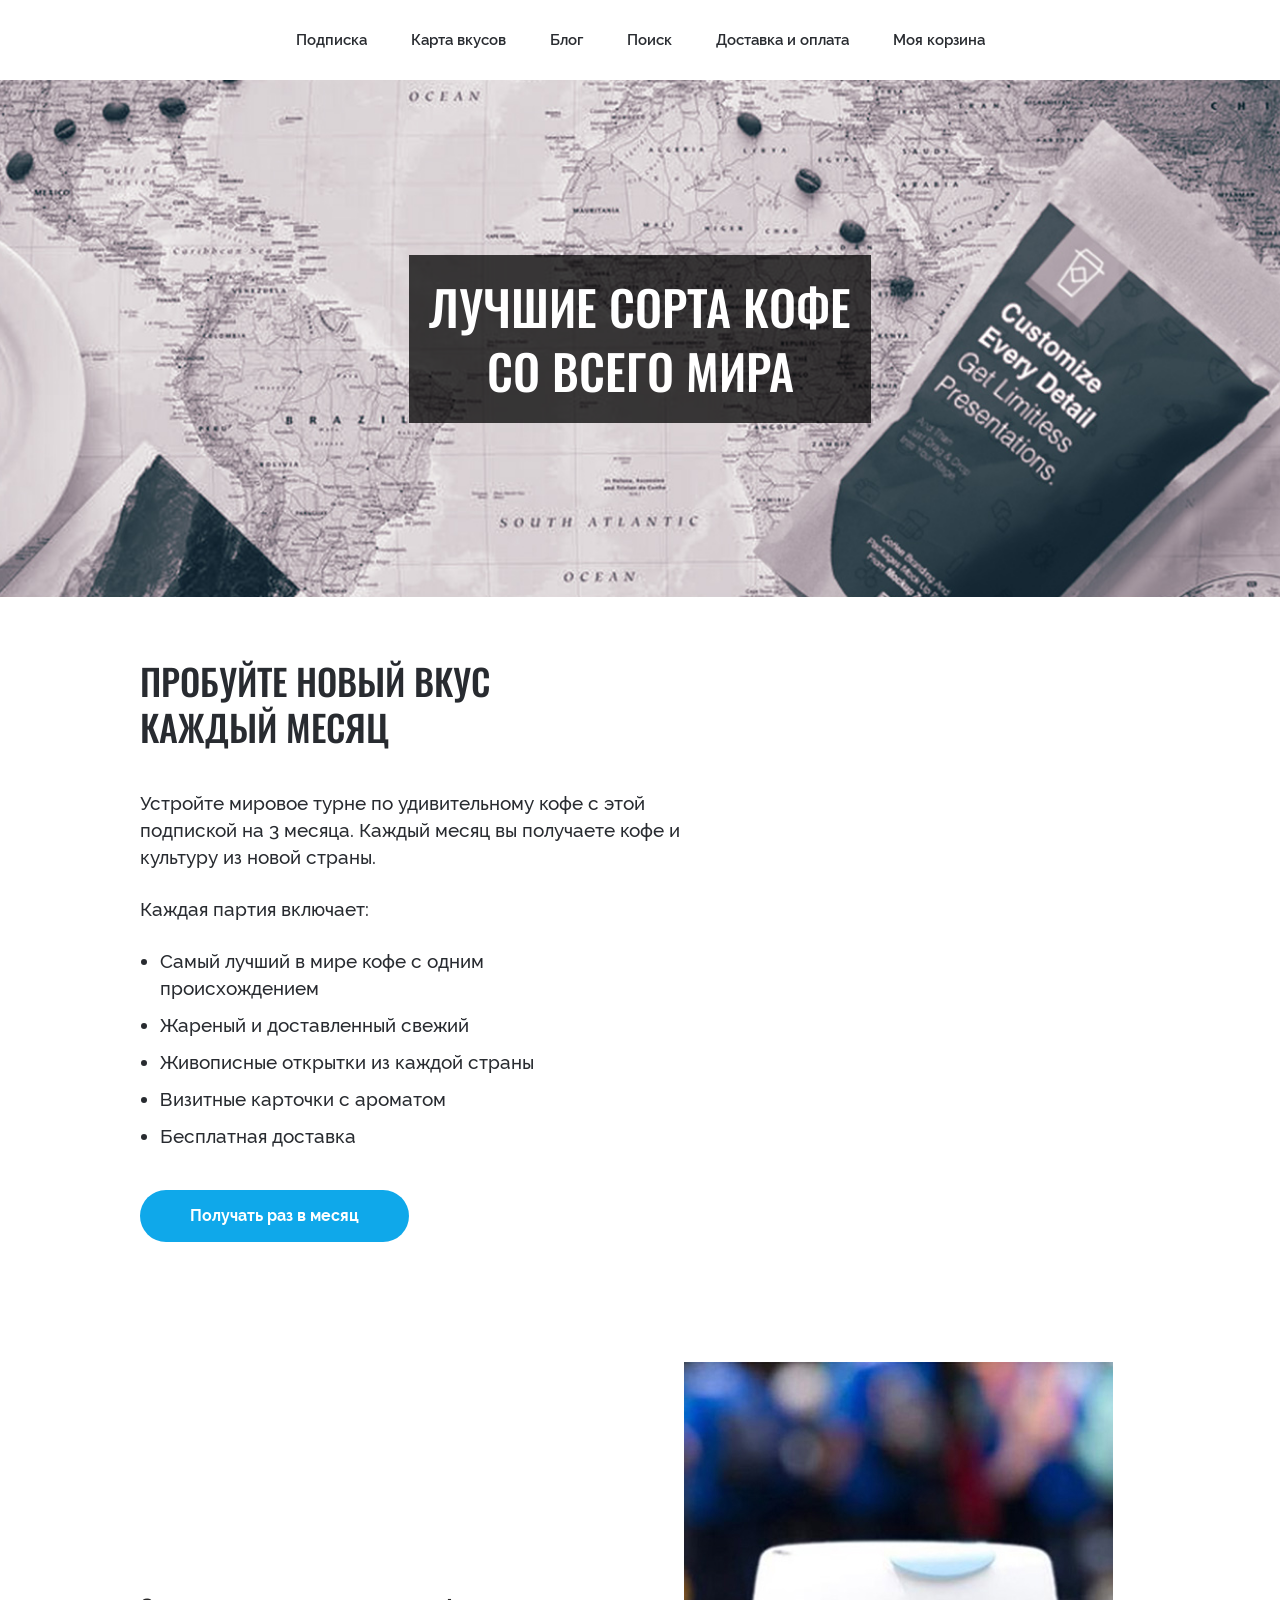
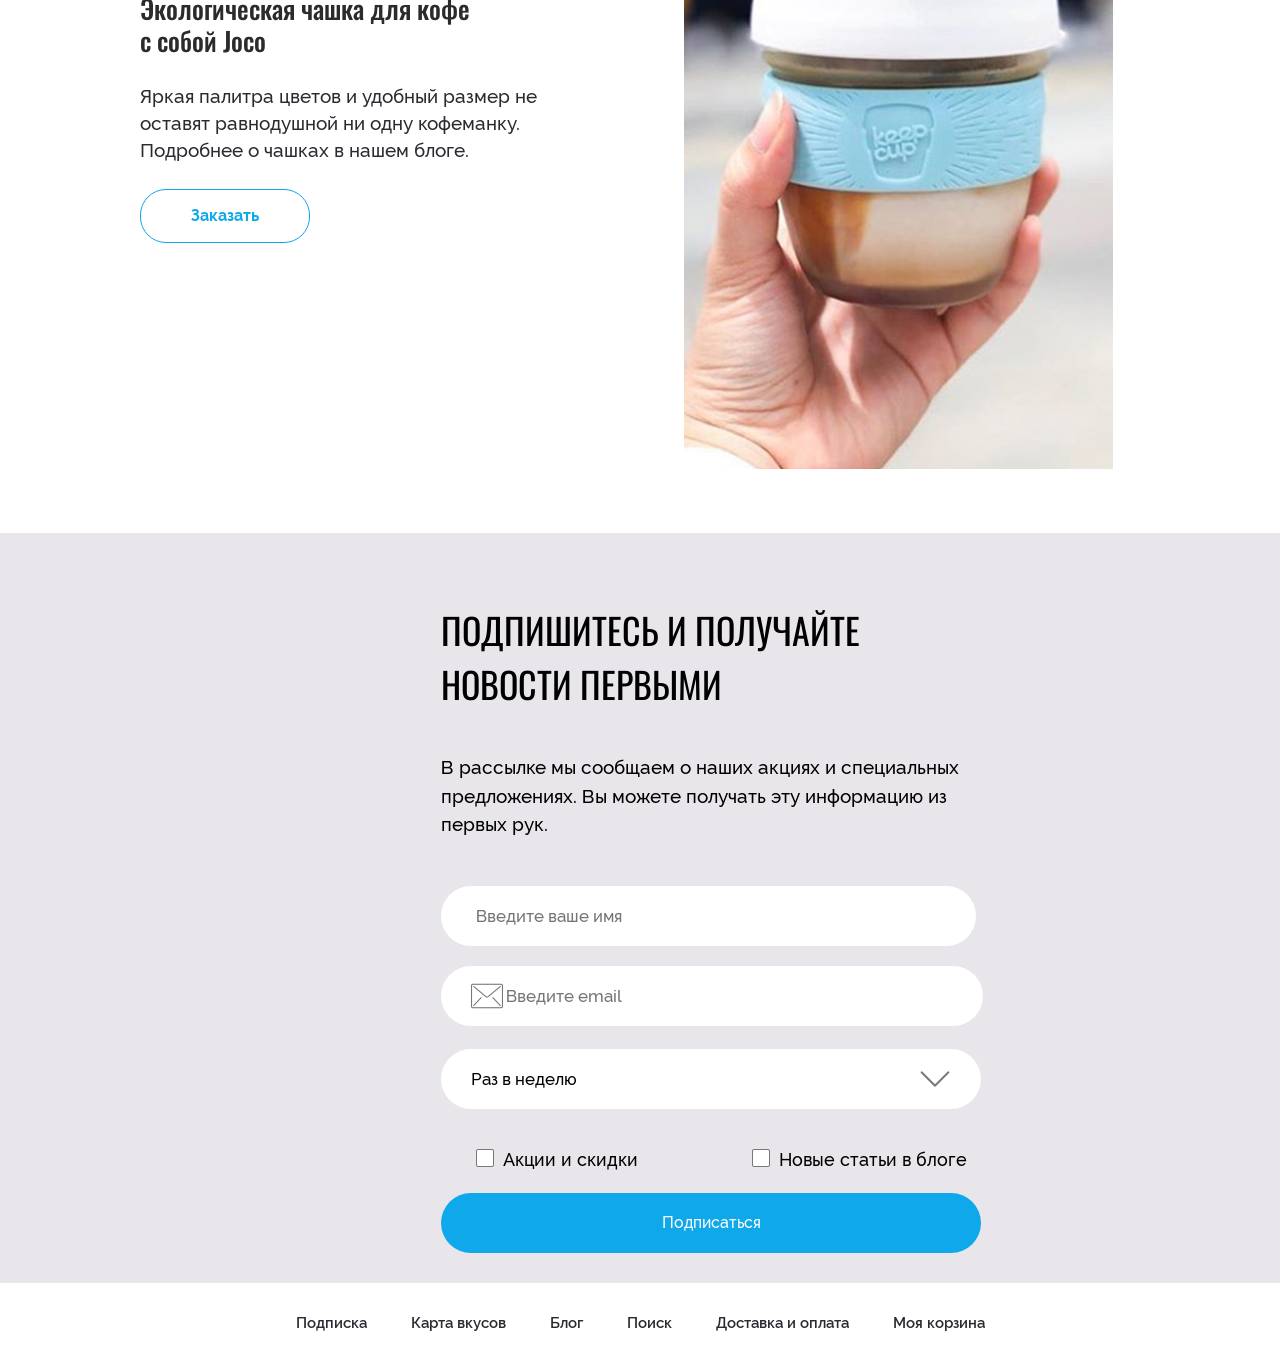
<file: 20/coffee-page-for-animation/index.html>
<!DOCTYPE html>
<html>

<head>
    <meta charset="utf-8">
    <title>Coffee Page</title>
    <link href="css/style.css" rel="stylesheet">
    <link href="https://fonts.googleapis.com/css?family=Oswald:500&display=swap&subset=cyrillic" rel="stylesheet"> </head>

<body>
    <div class="top_menu">
        <ul class="menu">
            <li class="menu_item"> <a href="#" class="menu_link">Подписка</a> </li>
            <li class="menu_item"> <a href="#" class="menu_link">Карта вкусов</a> </li>
            <li class="menu_item"> <a href="#" class="menu_link">Блог</a> </li>
            <li class="menu_item"> <a href="#" class="menu_link">Поиск</a> </li>
            <li class="menu_item"> <a href="#" class="menu_link">Доставка и оплата</a> </li>
            <li class="menu_item"> <a href="#" class="menu_link">Моя корзина</a> </li>
        </ul>
    </div>
    <div class="top_block_wrapper">
        <div class="top_block_title_wrapper">
            <h1 class="top_block_title">
                    Лучшие сорта кофе<br>со всего мира
                </h1> </div>
    </div>
    <div class="content_wrapper">
        <h2 class="content_title">Пробуйте новый вкус<br>каждый месяц</h2>
        <p class="text"> Устройте мировое турне по удивительному кофе с этой подпиской на 3 месяца. Каждый месяц вы получаете кофе и культуру из новой страны. </p>
        <p class="text"> Каждая партия включает: </p>
        <ul class="content_list">
            <li class="content_list_item">Самый лучший в мире кофе с одним происхождением</li>
            <li class="content_list_item">Жареный и доставленный свежий</li>
            <li class="content_list_item">Живописные открытки из каждой страны</li>
            <li class="content_list_item">Визитные карточки с ароматом</li>
            <li class="content_list_item">Бесплатная доставка</li>
        </ul> <a href="#" class="order_button">Получать раз в месяц</a> </div>
    <div class="content_wrapper" id="goodsBlock">
        <div class="order_text_wrapper">
            <h3 class="order_title">Экологическая чашка для кофе с собой Joco</h3>
            <p class="text"> Яркая палитра цветов и удобный размер не оставят равнодушной ни одну кофеманку. Подробнее о чашках в нашем блоге. </p> <a href="#" class="button_light">Заказать</a> </div>
        <div class="order_picture_wrapper"> <img src="images/coffee.jpg" alt="Coffee"> </div>
    </div>
    <div class="block_shape">
        <div class="block_block_shape">
            <div class="block_shape_main_text">
                <p>ПОДПИШИТЕСЬ И ПОЛУЧАЙТЕ
                    <br>НОВОСТИ ПЕРВЫМИ</p>
            </div>
            <div class="block_shape_content_text">
                <p>В рассылке мы сообщаем о наших акциях и специальных предложениях. Вы можете получать эту информацию из первых рук.</p>
            </div>
            <div class="shape">
                <form action="" method="get">
                    <div class="input_1">
                        <input type="text1" name="name" placeholder="Введите ваше имя">
                        <input type="text" name="name" placeholder="Введите email"> </div>
                    <select name="time">
                        <option value="week">Раз в неделю</option>
                        <option value="month">Раз в месяц</option>
                    </select>
                    <div class="inp_0">
                        <div class="input_2">
                            <label class="check option">
                                <input class="check_input" type="checkbox"> <span class="check_box"></span> Акции и скидки </label>
                        </div>
                        <div class="input_3">
                            <label class="check option_1">
                                <input class="check_input_1" type="checkbox"> <span class="check_box_1"></span> Новые статьи в блоге </label>
                        </div>
                    </div>
                    <button type="submit">Подписаться</button>
                </form>
            </div>
        </div>
    </div>
    <div class="bottom_menu">
        <ul class="menu">
            <li class="menu_item"> <a href="#" class="menu_link">Подписка</a> </li>
            <li class="menu_item"> <a href="#" class="menu_link">Карта вкусов</a> </li>
            <li class="menu_item"> <a href="#" class="menu_link">Блог</a> </li>
            <li class="menu_item"> <a href="#" class="menu_link">Поиск</a> </li>
            <li class="menu_item"> <a href="#" class="menu_link">Доставка и оплата</a> </li>
            <li class="menu_item"> <a href="#" class="menu_link">Моя корзина</a> </li>
        </ul>
    </div>
    <script src="js/app.js"></script>
</body>

</html>
</file>
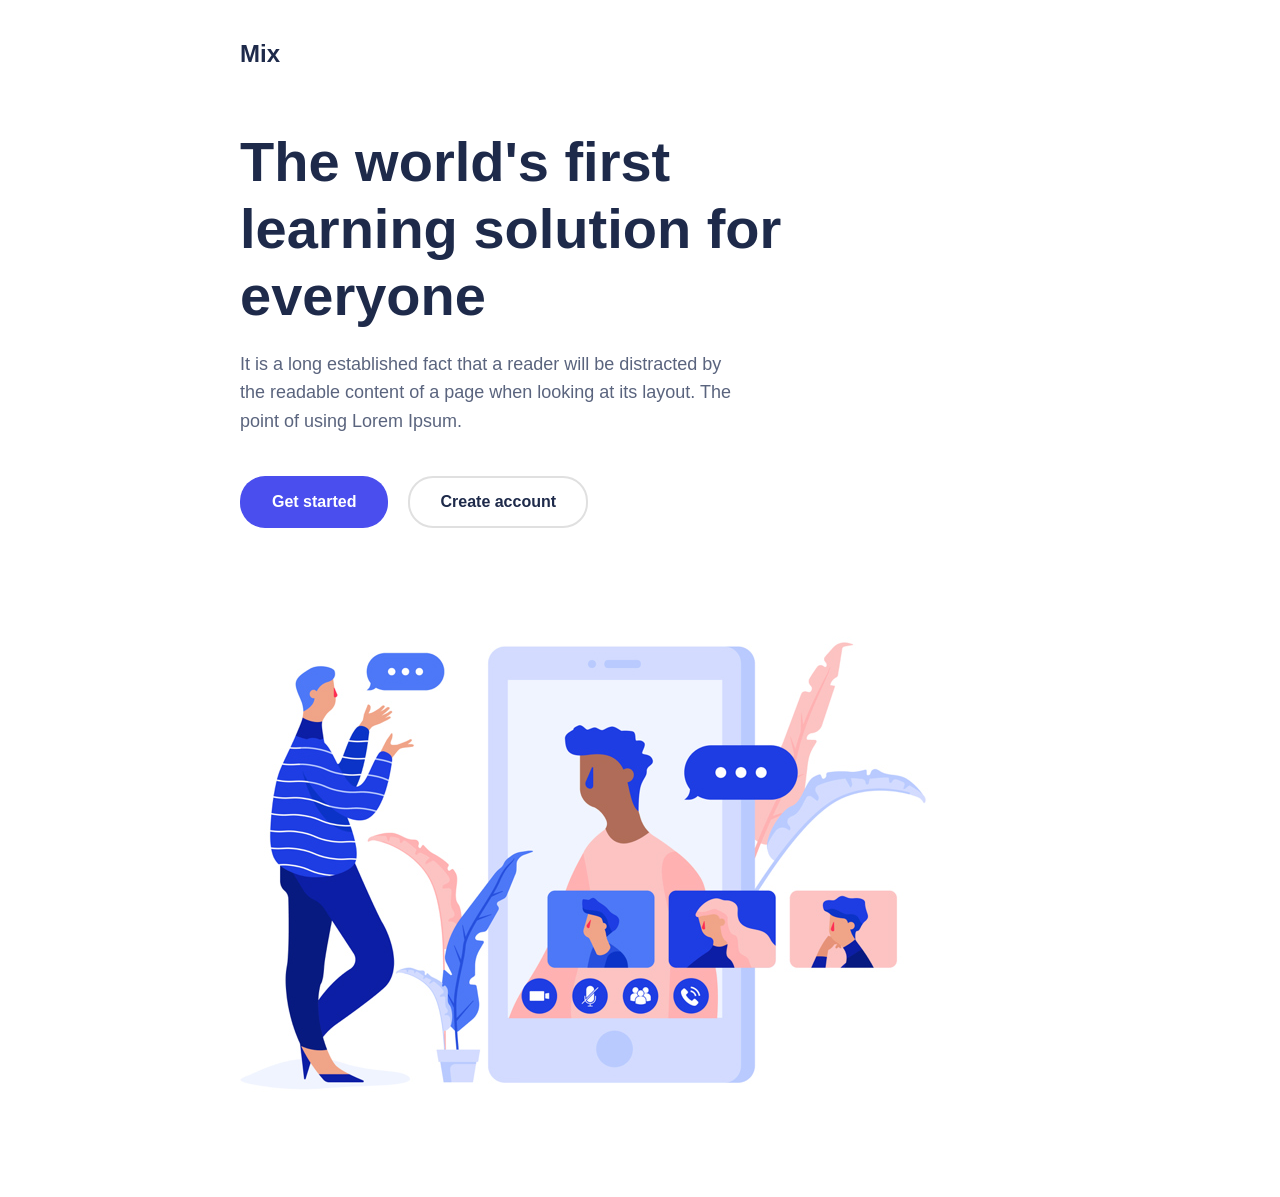
<file: 8/8/index.html>
<!DOCTYPE html>
<html lang="ru">
<head>
    <meta charset="UTF-8">
    <meta name="viewport" content="width=device-width, initial-scale=1.0">
    <link rel="stylesheet" href="styles.css">
    <title>Mix - Learning Solution</title>
</head>
<body>
    <div class="container">
        <header>
            <div class="logo">Mix</div>
        </header>
        
        <main>
            <h1>The world's first learning solution for everyone</h1>
            <p>
                It is a long established fact that a reader will be distracted
                by the readable content of a page when looking at its
                layout. The point of using Lorem Ipsum.
            </p>
            
            <div class="button-group">
                <a href="#" class="btn btn-primary">Get started</a>
                <a href="#" class="btn btn-secondary">Create account</a>
            </div>

            <img src="resources/image.png" alt="Illustration of people on a video call" class="main-image">
        </main>
    </div>

</body>
</html>
</file>
<file: 20/coffee-page-for-animation/css/style.css>
@font-face {
    font-family: 'Raleway';
    src: url('../fonts/Raleway-Medium.ttf') format('truetype');
    font-weight: 500;
}

@font-face {
    font-family: 'Raleway';
    src: url('../fonts/Raleway-SemiBold.ttf') format('truetype');
    font-weight: 600;
}

@font-face {
    font-family: 'Raleway';
    src: url('../fonts/Raleway-Bold.ttf') format('truetype');
    font-weight: 700;
}

* {
    margin: 0;
    padding: 0;
    outline: none;
    border: none;
}

.top_menu {
    text-align: center;
}

.menu_item {
    list-style: none;
    display: inline-block;
}

.menu_link {
    text-decoration: none;
    padding: 0 20px;
    line-height: 80px;
    font-family: 'Raleway', sans-serif;
    font-size: 15px;
    font-weight: 600;
    color: #282b30;
    display: inline-block;
}

.top_block_wrapper {
    background: url('../images/top_block.jpg') center center;
    background-size: cover;
    padding: 175px 0;
    text-align: center;
}

.top_block_title_wrapper {
    background: rgba(0, 0, 0, 0.75);
    padding: 20px;
    display: inline-block;
}

.top_block_title {
    color: #fff;
    font-family: 'Oswald', sans-serif;
    font-size: 48px;
    line-height: 64px;
    font-weight: 500;
    text-transform: uppercase;
}

.content_wrapper {
    padding: 60px 20px;
    width: 1000px;
    margin: 0 auto;
}

.content_title {
    font-family: 'Oswald', sans-serif;
    font-size: 36px;
    line-height: 46px;
    font-weight: 500;
    text-transform: uppercase;
    color: #282b30;
    margin: 0 0 40px;
}

.text {
    font-family: 'Raleway', sans-serif;
    font-size: 19px;
    line-height: 27px;
    font-weight: 500;
    margin: 0 0 25px;
    color: #282b30;
    max-width: 560px;
}

.content_list {
    margin: 0 0 40px;
    padding: 0 0 0 20px;
}

.content_list_item {
    font-family: 'Raleway', sans-serif;
    font-size: 19px;
    line-height: 27px;
    font-weight: 500;
    margin: 0 0 10px;
    color: #282b30;
    max-width: 380px;
}

.order_button {
    background: #0fa8ea;
    color: #fff;
    font-family: 'Raleway', sans-serif;
    font-size: 16px;
    line-height: 52px;
    font-weight: 700;
    border-radius: 26px;
    padding: 0 50px;
    display: inline-block;
    text-decoration: none;
}

.button_light {
    background: none;
    color: #0fa8ea;
    border: 1px solid #0fa8ea;
    font-family: 'Raleway', sans-serif;
    font-size: 16px;
    line-height: 52px;
    font-weight: 700;
    border-radius: 26px;
    padding: 0 50px;
    display: inline-block;
    text-decoration: none;
}

.order_title {
    max-width: 340px;
    font-family: 'Oswald', sans-serif;
    font-size: 26px;
    line-height: 32px;
    font-weight: 500;
    color: #2b2b2b;
    margin: 0 0 26px;
}

.order_text_wrapper {
    display: inline-block;
    width: 430px;
    margin-right: 110px;
    vertical-align: middle;
}

.order_picture_wrapper {
    display: inline-block;
    vertical-align: middle;
}

.bottom_menu {
    background: #fff;
    text-align: center;
}

.block_shape {
    width: 1920px;
    height: 750px;
    display: inline-block;
    background: #e8e6eb
}

.block_block_shape {
    display: inline-block;
    width: 540px;
    height: 513px;
    margin-left: 441px;
}

.block_shape_main_text {
    padding-top: 70px;
    font-size: 36px;
    font-family: 'Oswald', sans-serif;
    line-height: 1.5;
}

.block_shape_content_text {
    font-family: 'Raleway', sans-serif;
    font-size: 19px;
    margin-top: 42px;
    line-height: 1.5;
}

.shape {
    margin-top: 27px;
}

.shape .input_1 input {
    width: 477px;
    height: 60px;
    font-family: 'Raleway', sans-serif;
    font-size: 17px;
    border-radius: 60px;
}

.shape .input_1 input[type=text] {
    padding-left: 65px;
    background-image: url("../images/email.png");
    background-repeat: no-repeat;
    background-position: 30px;
    margin-top: 20px;
}

.shape .input_1 input[type=text1] {
    width: 500px;
    padding-left: 35px;
    background-repeat: no-repeat;
    background-position: 30px;
    margin-top: 20px;
}

.shape button {
    margin-top: 23px;
    width: 100%;
    height: 60px;
    border-radius: 60px;
    background: #0fa8ea;
    font-family: 'Raleway', sans-serif;
    font-size: 16px;
    color: #fff;
    cursor: pointer;
}

.shape select {
    width: 477px;
    height: 60px;
    font-family: 'Raleway', sans-serif;
    font-size: 17px;
    border-radius: 60px;
    margin-top: 23px;
    width: 100%;
    padding-left: 30px;
    appearance: none;
    background: url("../images/down-arrow.png") no-repeat right;
    background-color: #fff;
    background-position: calc(100% - 30px);
    cursor: pointer;
}

.inp_0 {
    display: block;
    margin-top: 40px;
}

.shape .input_2 {
    display: inline;
    margin-left: 20px;
    font-family: 'Raleway', sans-serif;
    font-size: 18px;
    margin-left: 40px;
}

.check {
    padding-left: 1.2em;
    cursor: pointer;
}

.check_input {
    -webkit-appearance: none;
    position: absolute;
}

.check_box {
    position: absolute;
    width: 1em;
    height: 1em;
    background-image: url("../images/checkbox-clean.png");
    margin-left: -1.5em;
}

.check_input:checked + .check_box {
    background-image: url("../images/checkbox-checked.png");
}

.check_1 {
    padding-left: 1.2em;
    cursor: pointer;
}

.check_input_1 {
    -webkit-appearance: none;
    position: absolute;
}

.check_box_1 {
    position: absolute;
    width: 1em;
    height: 1em;
    background-image: url("../images/checkbox-clean.png");
    margin-left: -1.5em;
}

.check_input_1:checked + .check_box_1 {
    background-image: url("../images/checkbox-checked.png");
}

.shape .input_3 {
    display: inline;
    margin-left: 115px;
    font-family: 'Raleway', sans-serif;
    font-size: 18px;
}
</file>
<file: 8/8/styles.css>
body {
    font-family: -apple-system, BlinkMacSystemFont, 'Segoe UI', Roboto, Helvetica, Arial, sans-serif;
    background-color: #ffffff;
    color: #333;
    margin: 0;
    padding: 40px 20px;
    display: flex;
    justify-content: center;
    align-items: center;
    min-height: 100vh;
    box-sizing: border-box;
}

.container {
    max-width: 800px;
    width: 100%;
    text-align: left;
}

.logo {
    font-size: 24px;
    font-weight: bold;
    color: #1e2a4a;
    margin-bottom: 60px;
}

h1 {
    font-size: 56px;
    font-weight: bold;
    color: #1e2a4a;
    line-height: 1.2;
    margin-bottom: 20px;
    max-width: 600px;
}

p {
    font-size: 18px;
    color: #5a647e;
    line-height: 1.6;
    margin-bottom: 40px;
    max-width: 500px;
}

.button-group {
    display: flex;
    gap: 20px;
    align-items: center;
    margin-bottom: 60px;
}

.btn {
    padding: 15px 30px;
    border-radius: 25px;
    font-size: 16px;
    font-weight: bold;
    cursor: pointer;
    text-decoration: none;
    display: inline-block;
    border: 2px solid transparent;
}

.btn-primary {
    background-color: #4a4eee;
    color: #ffffff;
}

.btn-secondary {
    background-color: #ffffff;
    color: #1e2a4a;
    border-color: #e0e0e0;
}

.main-image {
    max-width: 100%;
    height: auto;
    display: block;
}
</file>
